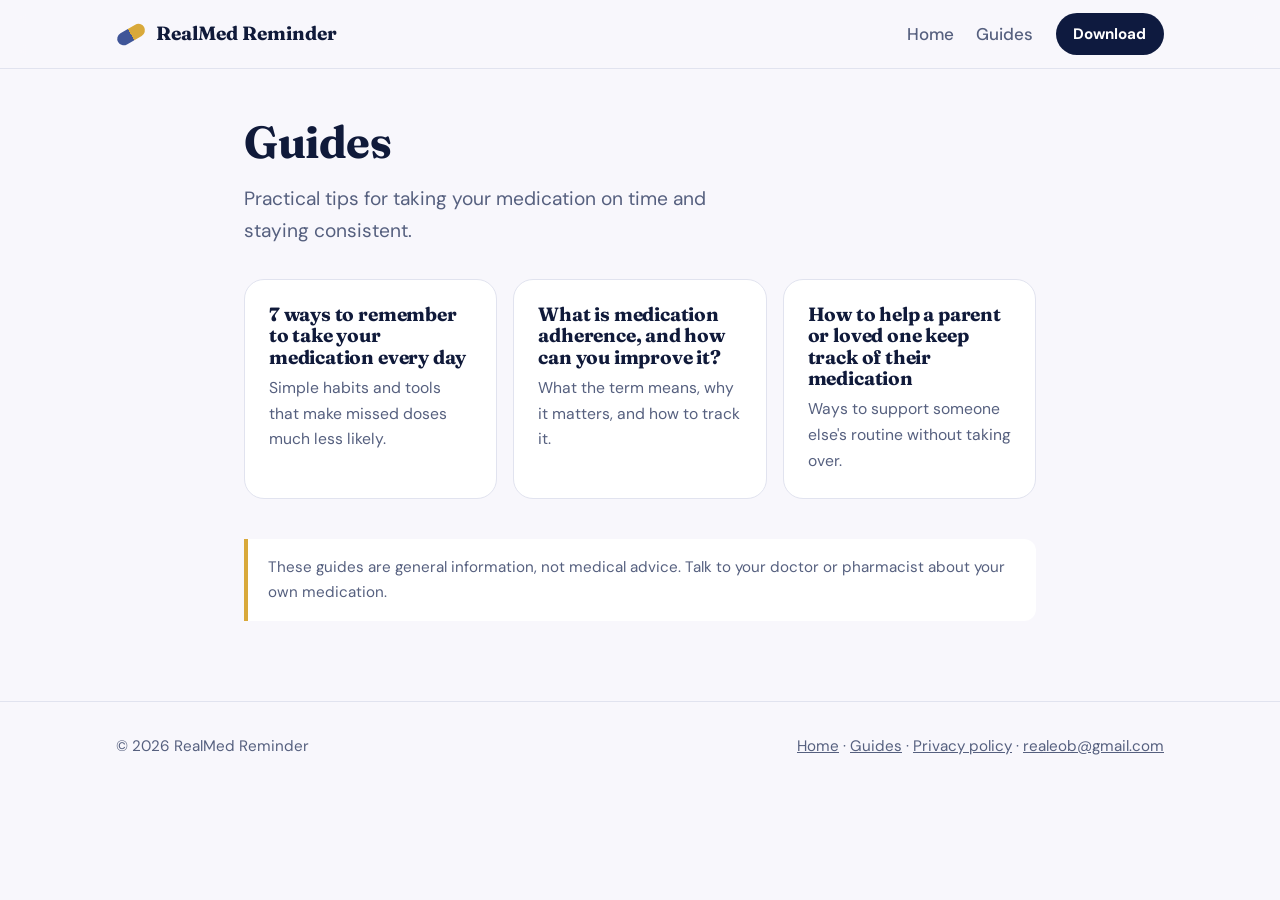
<file: guides/index.html>
<!DOCTYPE html>
<html lang="en">
<head>
  <meta charset="utf-8">
  <meta name="viewport" content="width=device-width, initial-scale=1">
  <title>Medication Reminder Guides – RealMed Reminder</title>
  <meta name="description" content="Practical, plain-language guides on remembering medication, supporting a loved one, and staying consistent.">
  <link rel="canonical" href="https://brempon.github.io/realmed-reminder/guides/">
  <link rel="stylesheet" href="../style.css">
</head>
<body>
  <header class="site">
    <div class="wrap">
      <a class="brand" href="../index.html"><i aria-hidden="true"></i>RealMed Reminder</a>
      <nav><a href="../index.html">Home</a><a href="./">Guides</a><a class="btn sm" href="https://play.google.com/store/apps/details?id=com.real.realpillreminder">Download</a></nav>
    </div>
  </header>
  <main class="doc" style="max-width:52rem">
    <h1>Guides</h1>
    <p class="lead">Practical tips for taking your medication on time and staying consistent.</p>
    <div class="grid" style="margin-top:2rem">
      <a class="card" href="remember-to-take-medication.html" style="text-decoration:none;color:inherit"><h3>7 ways to remember to take your medication every day</h3><p>Simple habits and tools that make missed doses much less likely.</p></a>
      <a class="card" href="medication-adherence.html" style="text-decoration:none;color:inherit"><h3>What is medication adherence, and how can you improve it?</h3><p>What the term means, why it matters, and how to track it.</p></a>
      <a class="card" href="medication-reminders-for-a-loved-one.html" style="text-decoration:none;color:inherit"><h3>How to help a parent or loved one keep track of their medication</h3><p>Ways to support someone else's routine without taking over.</p></a>
    </div>
    <p class="notice">These guides are general information, not medical advice. Talk to your doctor or pharmacist about your own medication.</p>
  </main>
  <footer><div class="wrap"><span>© 2026 RealMed Reminder</span><span><a href="../index.html">Home</a> · <a href="./">Guides</a> · <a href="https://sites.google.com/view/realmedreminder/privacy-policy">Privacy policy</a> · <a href="mailto:realeob@gmail.com">realeob@gmail.com</a></span></div></footer>
</body>
</html>
</file>
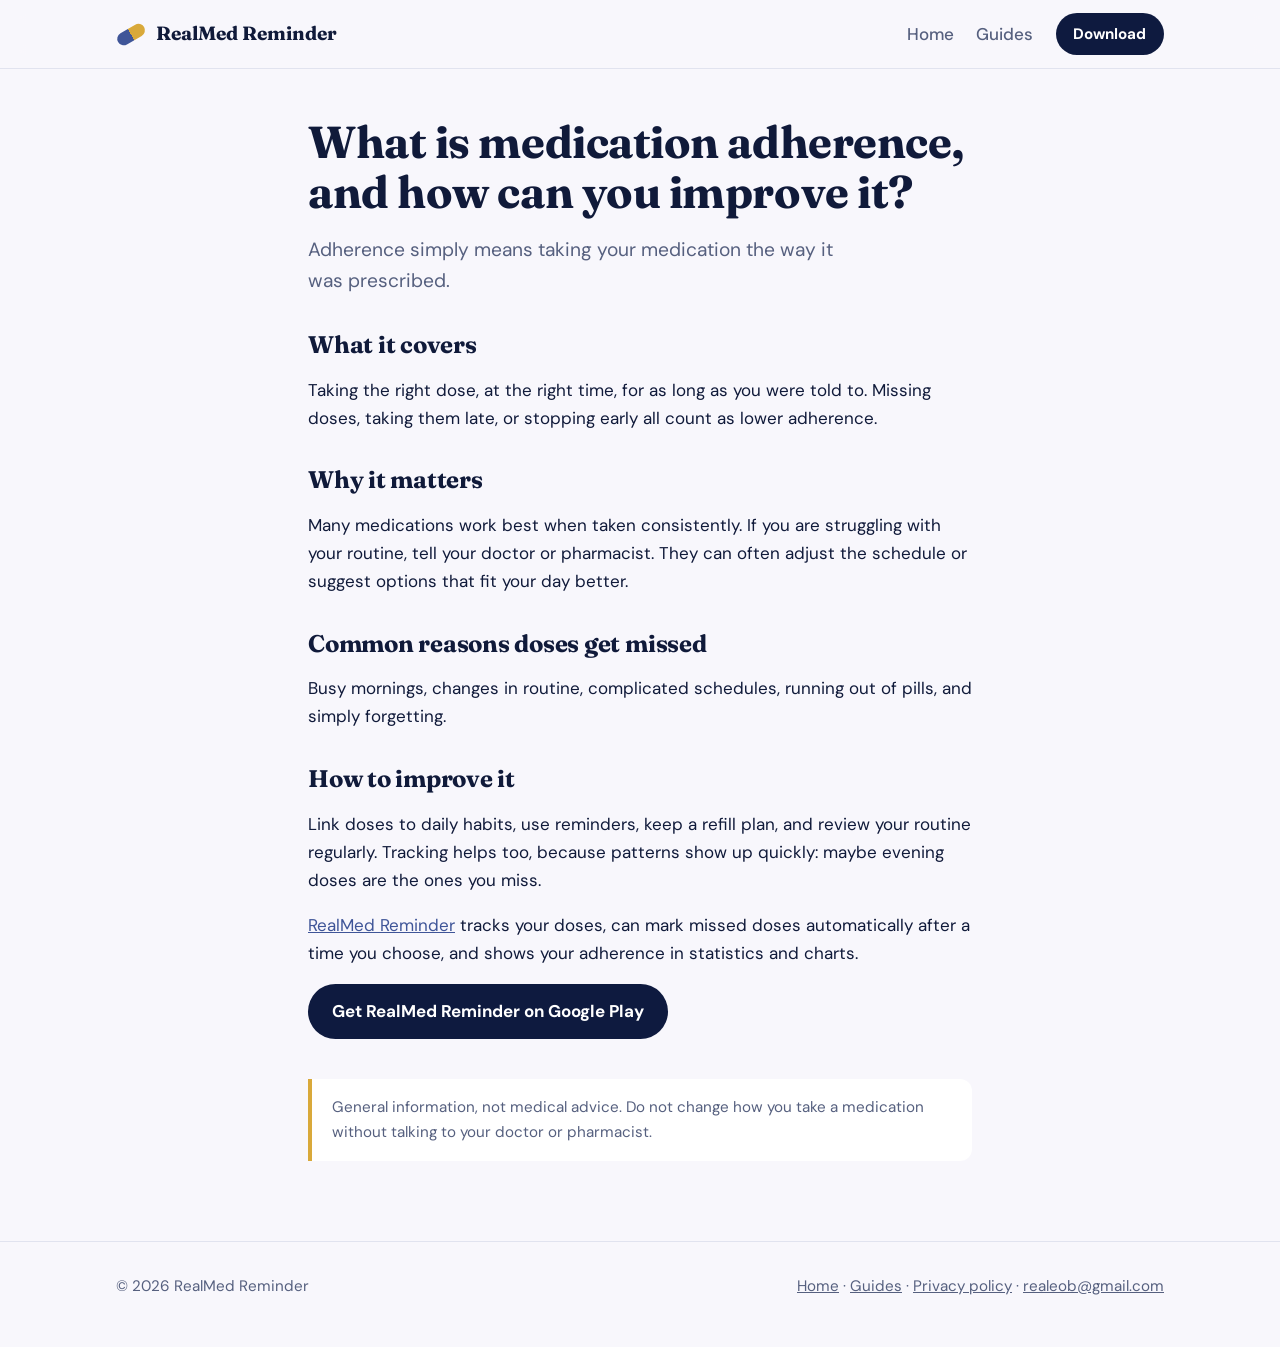
<file: guides/medication-adherence.html>
<!DOCTYPE html>
<html lang="en">
<head>
  <meta charset="utf-8">
  <meta name="viewport" content="width=device-width, initial-scale=1">
  <title>What Is Medication Adherence and How Can You Improve It?</title>
  <meta name="description" content="Medication adherence means taking medication as prescribed. Learn why it matters and how to track and improve it.">
  <link rel="canonical" href="https://brempon.github.io/realmed-reminder/guides/medication-adherence.html">
  <link rel="stylesheet" href="../style.css">
</head>
<body>
  <header class="site">
    <div class="wrap">
      <a class="brand" href="../index.html"><i aria-hidden="true"></i>RealMed Reminder</a>
      <nav><a href="../index.html">Home</a><a href="./">Guides</a><a class="btn sm" href="https://play.google.com/store/apps/details?id=com.real.realpillreminder">Download</a></nav>
    </div>
  </header>
  <main class="doc">
    <h1>What is medication adherence, and how can you improve it?</h1>
    <p class="lead">Adherence simply means taking your medication the way it was prescribed.</p>
    <h2>What it covers</h2>
    <p>Taking the right dose, at the right time, for as long as you were told to. Missing doses, taking them late, or stopping early all count as lower adherence.</p>
    <h2>Why it matters</h2>
    <p>Many medications work best when taken consistently. If you are struggling with your routine, tell your doctor or pharmacist. They can often adjust the schedule or suggest options that fit your day better.</p>
    <h2>Common reasons doses get missed</h2>
    <p>Busy mornings, changes in routine, complicated schedules, running out of pills, and simply forgetting.</p>
    <h2>How to improve it</h2>
    <p>Link doses to daily habits, use reminders, keep a refill plan, and review your routine regularly. Tracking helps too, because patterns show up quickly: maybe evening doses are the ones you miss.</p>
    <p><a href="../index.html">RealMed Reminder</a> tracks your doses, can mark missed doses automatically after a time you choose, and shows your adherence in statistics and charts.</p>
    <p><a class="btn" href="https://play.google.com/store/apps/details?id=com.real.realpillreminder">Get RealMed Reminder on Google Play</a></p>
    <p class="notice">General information, not medical advice. Do not change how you take a medication without talking to your doctor or pharmacist.</p>
  </main>
  <footer><div class="wrap"><span>© 2026 RealMed Reminder</span><span><a href="../index.html">Home</a> · <a href="./">Guides</a> · <a href="https://sites.google.com/view/realmedreminder/privacy-policy">Privacy policy</a> · <a href="mailto:realeob@gmail.com">realeob@gmail.com</a></span></div></footer>
</body>
</html>
</file>
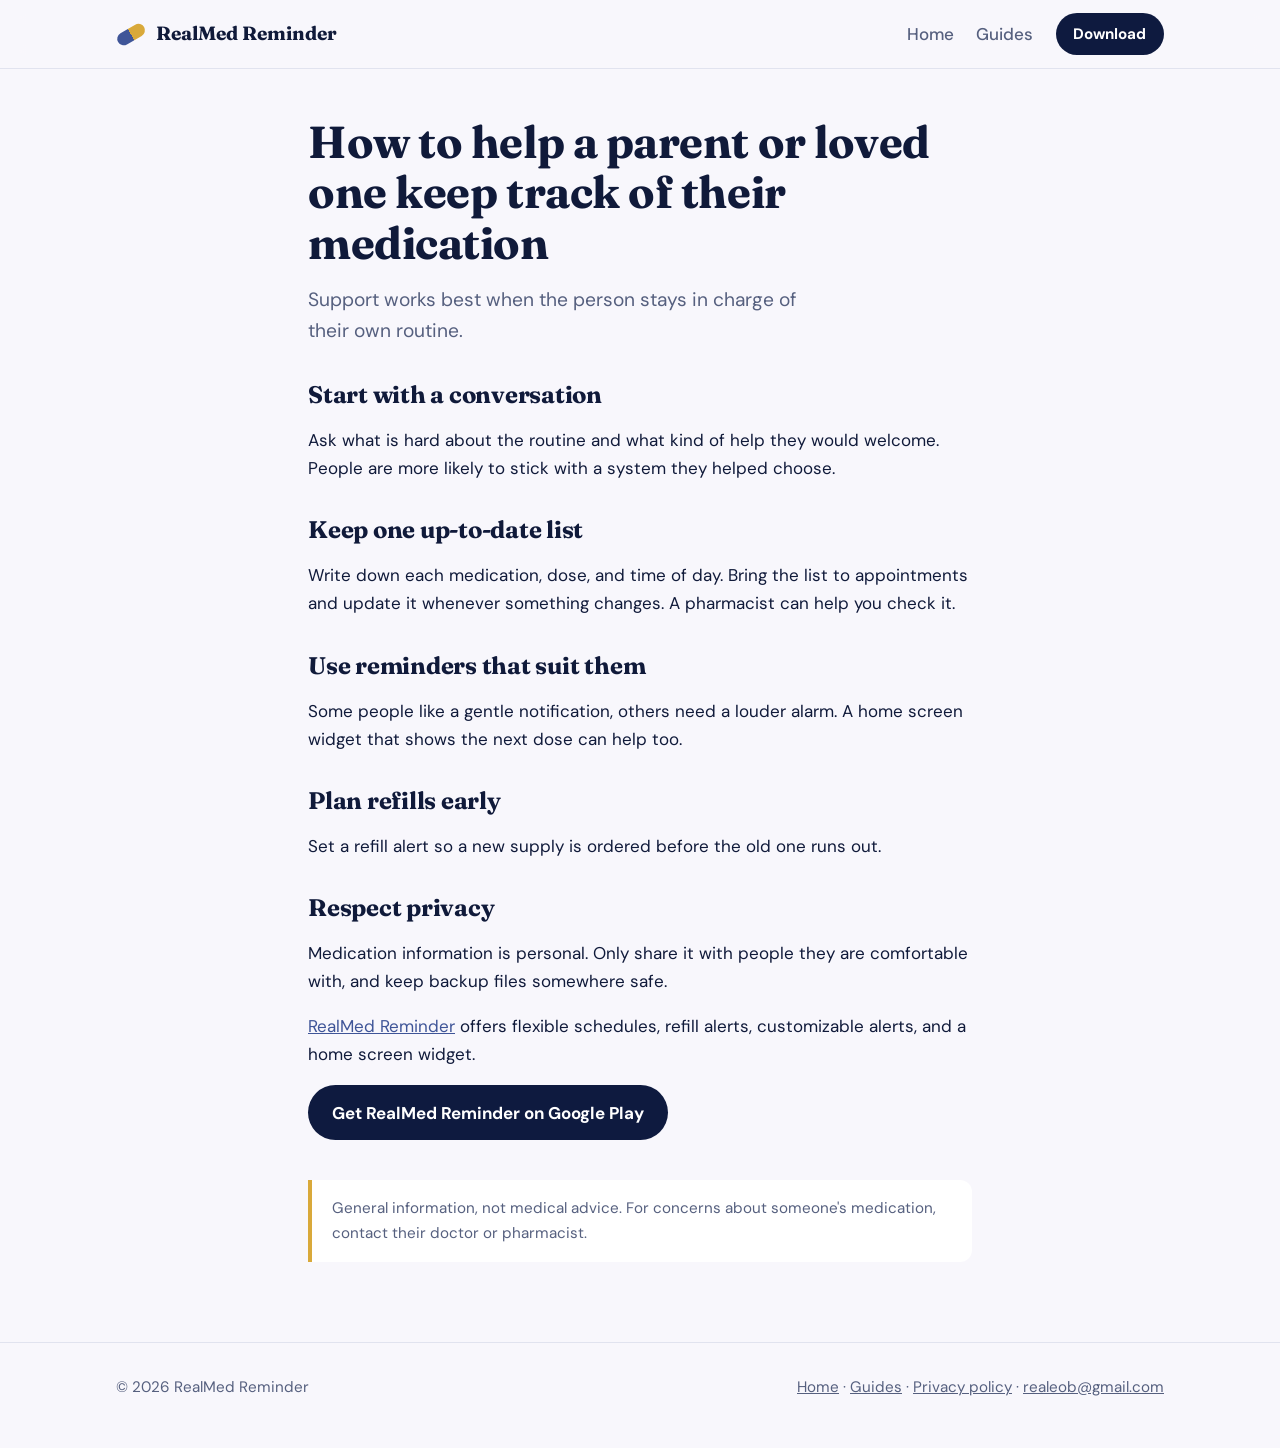
<file: guides/medication-reminders-for-a-loved-one.html>
<!DOCTYPE html>
<html lang="en">
<head>
  <meta charset="utf-8">
  <meta name="viewport" content="width=device-width, initial-scale=1">
  <title>How to Help a Parent or Loved One Keep Track of Their Medication</title>
  <meta name="description" content="Ways to support a parent or loved one with their medication routine: shared lists, reminders, refills, and respect for their independence.">
  <link rel="canonical" href="https://brempon.github.io/realmed-reminder/guides/medication-reminders-for-a-loved-one.html">
  <link rel="stylesheet" href="../style.css">
</head>
<body>
  <header class="site">
    <div class="wrap">
      <a class="brand" href="../index.html"><i aria-hidden="true"></i>RealMed Reminder</a>
      <nav><a href="../index.html">Home</a><a href="./">Guides</a><a class="btn sm" href="https://play.google.com/store/apps/details?id=com.real.realpillreminder">Download</a></nav>
    </div>
  </header>
  <main class="doc">
    <h1>How to help a parent or loved one keep track of their medication</h1>
    <p class="lead">Support works best when the person stays in charge of their own routine.</p>
    <h2>Start with a conversation</h2>
    <p>Ask what is hard about the routine and what kind of help they would welcome. People are more likely to stick with a system they helped choose.</p>
    <h2>Keep one up-to-date list</h2>
    <p>Write down each medication, dose, and time of day. Bring the list to appointments and update it whenever something changes. A pharmacist can help you check it.</p>
    <h2>Use reminders that suit them</h2>
    <p>Some people like a gentle notification, others need a louder alarm. A home screen widget that shows the next dose can help too.</p>
    <h2>Plan refills early</h2>
    <p>Set a refill alert so a new supply is ordered before the old one runs out.</p>
    <h2>Respect privacy</h2>
    <p>Medication information is personal. Only share it with people they are comfortable with, and keep backup files somewhere safe.</p>
    <p><a href="../index.html">RealMed Reminder</a> offers flexible schedules, refill alerts, customizable alerts, and a home screen widget.</p>
    <p><a class="btn" href="https://play.google.com/store/apps/details?id=com.real.realpillreminder">Get RealMed Reminder on Google Play</a></p>
    <p class="notice">General information, not medical advice. For concerns about someone's medication, contact their doctor or pharmacist.</p>
  </main>
  <footer><div class="wrap"><span>© 2026 RealMed Reminder</span><span><a href="../index.html">Home</a> · <a href="./">Guides</a> · <a href="https://sites.google.com/view/realmedreminder/privacy-policy">Privacy policy</a> · <a href="mailto:realeob@gmail.com">realeob@gmail.com</a></span></div></footer>
</body>
</html>
</file>
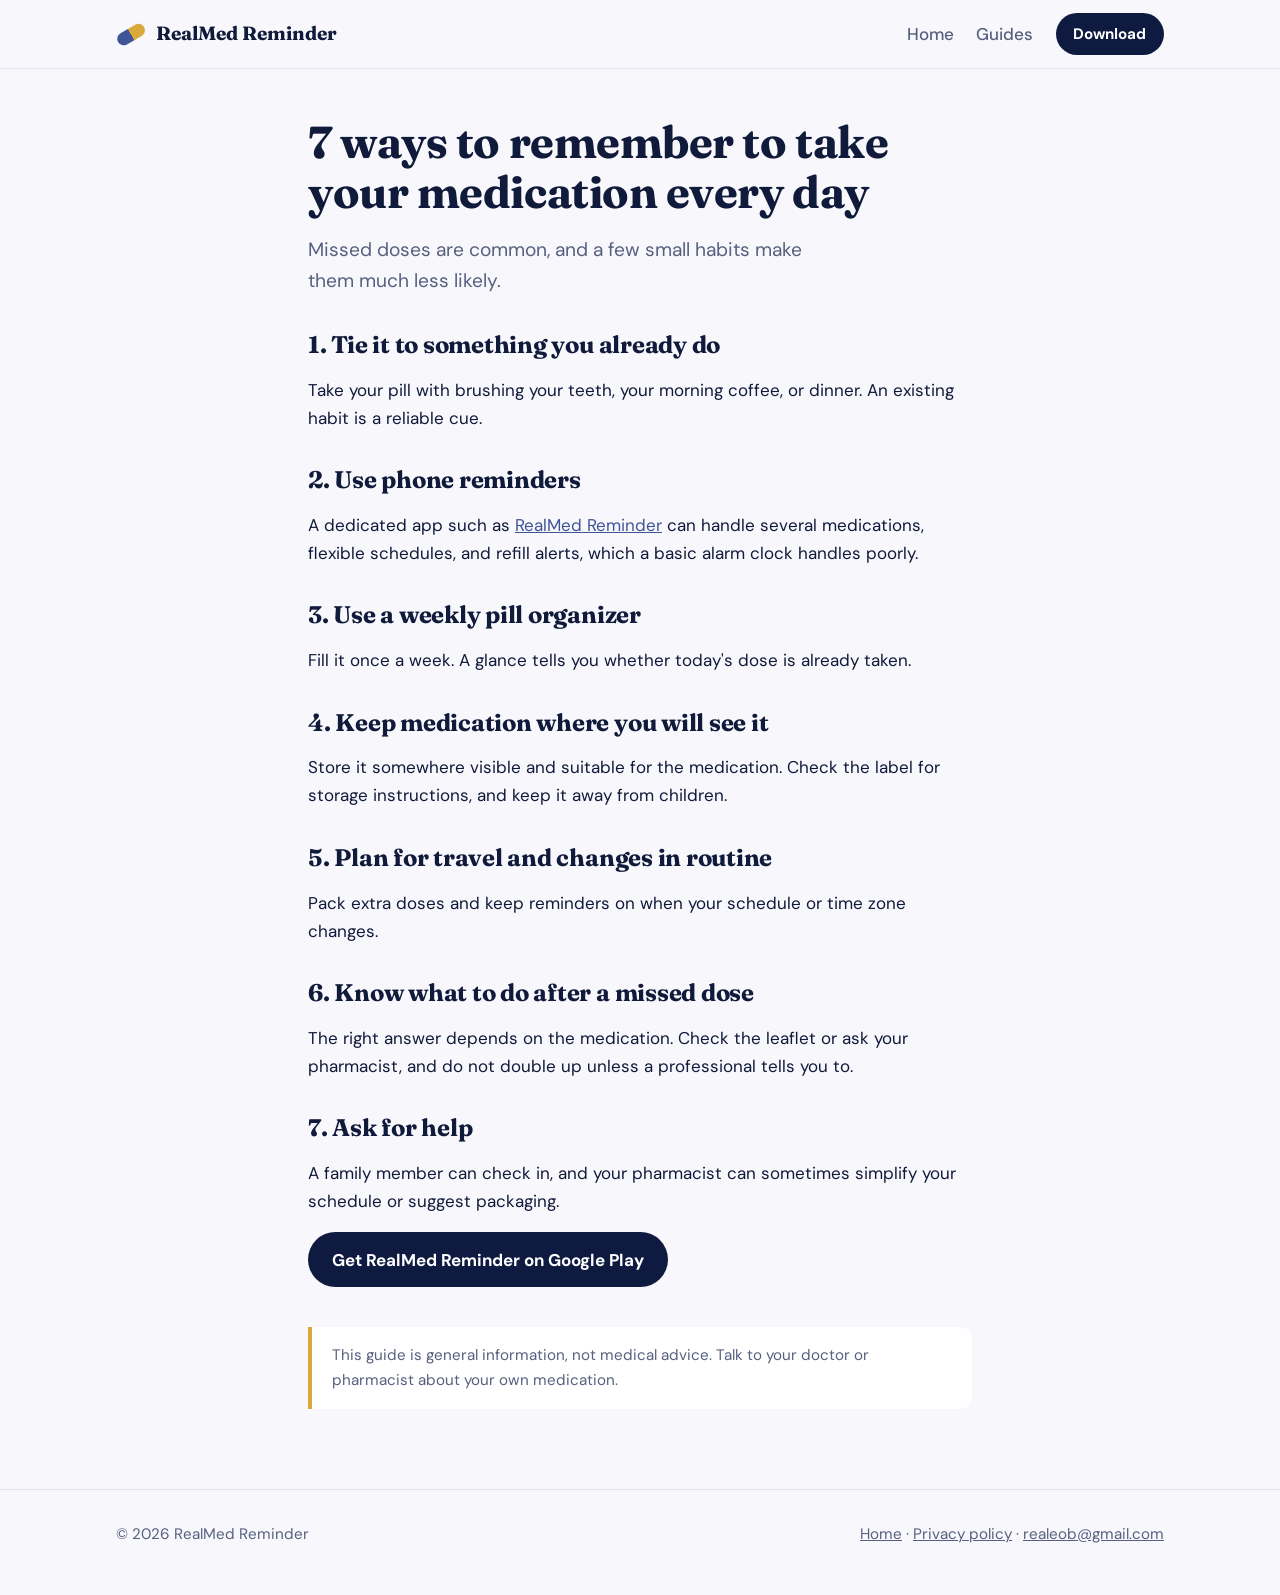
<file: guides/remember-to-take-medication.html>
<!DOCTYPE html>
<html lang="en">
<head>
  <meta charset="utf-8">
  <meta name="viewport" content="width=device-width, initial-scale=1">
  <title>7 Ways to Remember to Take Your Medication Every Day</title>
  <meta name="description" content="Practical tips to stop forgetting medication: link doses to habits, use reminders, keep a pill organizer, and more.">
  <link rel="canonical" href="https://brempon.github.io/realmed-reminder/guides/remember-to-take-medication.html">
  <link rel="stylesheet" href="../style.css">
</head>
<body>
  <header class="site">
    <div class="wrap">
      <a class="brand" href="../index.html"><i aria-hidden="true"></i>RealMed Reminder</a>
      <nav><a href="../index.html">Home</a><a href="./">Guides</a><a class="btn sm" href="https://play.google.com/store/apps/details?id=com.real.realpillreminder">Download</a></nav>
    </div>
  </header>

  <main class="wrap doc">
    <h1>7 ways to remember to take your medication every day</h1>
    <p class="lead">Missed doses are common, and a few small habits make them much less likely.</p>

    <h2>1. Tie it to something you already do</h2>
    <p>Take your pill with brushing your teeth, your morning coffee, or dinner. An existing habit is a reliable cue.</p>

    <h2>2. Use phone reminders</h2>
    <p>A dedicated app such as <a href="../index.html">RealMed Reminder</a> can handle several medications, flexible schedules, and refill alerts, which a basic alarm clock handles poorly.</p>

    <h2>3. Use a weekly pill organizer</h2>
    <p>Fill it once a week. A glance tells you whether today's dose is already taken.</p>

    <h2>4. Keep medication where you will see it</h2>
    <p>Store it somewhere visible and suitable for the medication. Check the label for storage instructions, and keep it away from children.</p>

    <h2>5. Plan for travel and changes in routine</h2>
    <p>Pack extra doses and keep reminders on when your schedule or time zone changes.</p>

    <h2>6. Know what to do after a missed dose</h2>
    <p>The right answer depends on the medication. Check the leaflet or ask your pharmacist, and do not double up unless a professional tells you to.</p>

    <h2>7. Ask for help</h2>
    <p>A family member can check in, and your pharmacist can sometimes simplify your schedule or suggest packaging.</p>

    <p><a class="btn" href="https://play.google.com/store/apps/details?id=com.real.realpillreminder">Get RealMed Reminder on Google Play</a></p>
    <p class="notice">This guide is general information, not medical advice. Talk to your doctor or pharmacist about your own medication.</p>
  </main>

  <footer><div class="wrap"><span>© 2026 RealMed Reminder</span><span><a href="../index.html">Home</a> · <a href="https://sites.google.com/view/realmedreminder/privacy-policy">Privacy policy</a> · <a href="mailto:realeob@gmail.com">realeob@gmail.com</a></span></div></footer>
</body>
</html>
</file>
<file: style.css>
@import url("https://fonts.googleapis.com/css2?family=DM+Sans:wght@400;500;700&family=Fraunces:opsz,wght@9..144,600;9..144,700&display=swap");
:root{--bg:#f8f7fc;--surface:#fff;--ink:#101a3a;--muted:#56607f;--line:#e1e3ef;--primary:#3f5598;--tint:#eceffa;--navy:#0e1a3f;--gold:#d9a93a;--cta:#0e1a3f;--cta-ink:#fff;--glow:#dfe5fb}
@media(prefers-color-scheme:dark){:root{--bg:#0b1126;--surface:#131b38;--ink:#eef0fa;--muted:#a2abc9;--line:#26305a;--primary:#9db0f2;--tint:#19224a;--navy:#070c1f;--cta:#f0c35a;--cta-ink:#0b1126;--glow:#17214d}}
*{box-sizing:border-box}
html{scroll-behavior:smooth;scroll-padding-top:5rem}
body{margin:0;font:1.0625rem/1.65 "DM Sans",system-ui,-apple-system,"Segoe UI",Roboto,sans-serif;color:var(--ink);background:var(--bg);-webkit-font-smoothing:antialiased}
h1,h2,h3{font-family:Fraunces,Georgia,serif;line-height:1.12;letter-spacing:-.01em;margin:0}
a{color:var(--primary)}
a:focus-visible,.btn:focus-visible,summary:focus-visible{outline:3px solid var(--gold);outline-offset:3px;border-radius:.4rem}
.wrap{max-width:68rem;margin:0 auto;padding:0 1.25rem}
header.site{position:sticky;top:0;z-index:10;background:color-mix(in srgb,var(--bg) 85%,transparent);backdrop-filter:blur(12px);border-bottom:1px solid var(--line);padding:.8rem 0}
header.site .wrap{display:flex;justify-content:space-between;align-items:center;gap:1rem}
.brand{display:flex;align-items:center;gap:.6rem;font-family:Fraunces,Georgia,serif;font-weight:700;font-size:1.2rem;color:var(--ink);text-decoration:none}
.brand i{width:1.9rem;height:.8rem;border-radius:1rem;background:linear-gradient(90deg,var(--primary) 50%,var(--gold) 50%);transform:rotate(-30deg);display:inline-block}
nav{display:flex;align-items:center;gap:1.4rem}
nav a{color:var(--muted);text-decoration:none;font-weight:500}
nav a:hover{color:var(--ink)}
nav a.btn{color:var(--cta-ink)}
.btn{display:inline-flex;align-items:center;gap:.6rem;padding:.85rem 1.5rem;border-radius:999px;background:var(--cta);color:var(--cta-ink);font-weight:700;text-decoration:none;transition:transform .15s,box-shadow .15s}
.btn:hover{transform:translateY(-2px);box-shadow:0 8px 22px rgba(14,26,63,.25)}
.btn.sm{padding:.55rem 1.1rem;font-size:.95rem}
.btn svg{width:1.1rem;height:1.1rem;fill:currentColor}
.hero{padding:4.5rem 0 4rem;background:radial-gradient(60rem 28rem at 78% 0%,var(--glow),transparent 70%)}
.hero .wrap{display:grid;grid-template-columns:1.1fr .9fr;gap:3rem;align-items:center}
.eyebrow{display:inline-block;font-weight:700;font-size:.85rem;letter-spacing:.08em;text-transform:uppercase;color:var(--primary);margin-bottom:1rem}
h1{font-size:clamp(2.4rem,5.5vw,3.9rem)}
h1 em{font-style:normal;color:var(--primary)}
.lead{font-size:1.2rem;color:var(--muted);max-width:33rem;margin:1.25rem 0 2rem}
.chips{display:flex;flex-wrap:wrap;gap:.6rem;margin-top:1.75rem;padding:0;list-style:none}
.chips li{padding:.35rem .85rem;border:1px solid var(--line);border-radius:999px;background:var(--surface);font-size:.9rem;color:var(--muted)}
.phone-wrap{position:relative;justify-self:center}
.phone{width:17.5rem;border:.65rem solid var(--navy);border-radius:2.6rem;background:var(--bg);padding:1.1rem .9rem 1.3rem;box-shadow:0 30px 60px -20px rgba(14,26,63,.45),0 0 0 1px var(--line);transform:rotate(3deg)}
.phone .notch{width:4rem;height:.9rem;background:var(--navy);border-radius:1rem;margin:-.5rem auto .9rem}
.phone h4{margin:0 0 .7rem;font-size:.95rem}
.pcard{background:var(--surface);border:1px solid var(--line);border-radius:1rem;padding:.8rem;margin-bottom:.7rem;font-size:.82rem}
.pcard b{display:block;font-size:.95rem}
.pcard span{color:var(--muted)}
.pbtns{display:flex;gap:.5rem;margin-top:.6rem}
.pbtns u{flex:1;text-align:center;text-decoration:none;padding:.4rem;border-radius:999px;font-weight:700;background:var(--primary);color:var(--bg)}
.pbtns u+u{background:var(--tint);color:var(--primary)}
.ping{position:absolute;left:-2.5rem;bottom:2.5rem;background:var(--surface);border:1px solid var(--line);border-radius:1rem;padding:.7rem 1rem;font-size:.85rem;font-weight:700;box-shadow:0 14px 30px -10px rgba(14,26,63,.35);display:flex;gap:.6rem;align-items:center;animation:float 5s ease-in-out infinite}
.ping::before{content:"";width:.7rem;height:.7rem;border-radius:50%;background:var(--gold)}
@keyframes float{50%{transform:translateY(-8px)}}
section.block{padding:4.5rem 0}
.head{max-width:36rem;margin-bottom:2.5rem}
.head h2{font-size:clamp(1.8rem,4vw,2.6rem)}
.head p{color:var(--muted);margin:.8rem 0 0}
.grid{display:grid;grid-template-columns:repeat(auto-fit,minmax(15rem,1fr));gap:1rem}
.card{background:var(--surface);border:1px solid var(--line);border-radius:1.25rem;padding:1.5rem;transition:transform .2s,box-shadow .2s}
.card:hover{transform:translateY(-4px);box-shadow:0 18px 36px -18px rgba(14,26,63,.35)}
.ico{width:2.8rem;height:2.8rem;border-radius:.9rem;background:var(--tint);display:grid;place-items:center;margin-bottom:1rem}
.ico svg{width:1.4rem;height:1.4rem;stroke:var(--primary);fill:none;stroke-width:2;stroke-linecap:round;stroke-linejoin:round}
.card h3{font-size:1.2rem;margin-bottom:.4rem}
.card p{margin:0;color:var(--muted);font-size:.98rem}
.steps{counter-reset:s;display:grid;grid-template-columns:repeat(auto-fit,minmax(14rem,1fr));gap:2rem;padding:0;list-style:none}
.steps li{counter-increment:s}
.steps li::before{content:counter(s);display:grid;place-items:center;width:2.6rem;height:2.6rem;border-radius:50%;background:var(--navy);color:#fff;font-family:Fraunces,serif;font-weight:700;margin-bottom:1rem;border:2px solid var(--gold)}
.steps h3{font-size:1.25rem;margin-bottom:.4rem}
.steps p{margin:0;color:var(--muted)}
.shots{display:flex;gap:1.25rem;overflow-x:auto;padding:.5rem .25rem 1.25rem;scroll-snap-type:x mandatory}
.shots img{height:30rem;width:auto;flex:none;border-radius:1.5rem;border:1px solid var(--line);box-shadow:0 18px 36px -18px rgba(14,26,63,.4);scroll-snap-align:start}
.secure{background:var(--navy);color:#eef0fa;border-radius:2rem;padding:3rem;display:grid;grid-template-columns:1fr 1fr;gap:2.5rem;align-items:center}
.secure h2{font-size:clamp(1.8rem,4vw,2.5rem);color:#fff}
.secure p{color:#b9c2e6}
.secure ul{list-style:none;padding:0;margin:0;display:grid;gap:1rem}
.secure li{display:flex;gap:.8rem;align-items:flex-start}
.secure li::before{content:"";flex:none;width:.65rem;height:.65rem;border-radius:50%;background:var(--gold);margin-top:.6rem}
.secure a{color:#f0c35a}
details{background:var(--surface);border:1px solid var(--line);border-radius:1rem;padding:1.1rem 1.4rem;margin-bottom:.75rem}
summary{cursor:pointer;font-weight:700;list-style:none;display:flex;justify-content:space-between;gap:1rem}
summary::after{content:"+";color:var(--primary);font-size:1.4rem;line-height:1}
details[open] summary::after{content:"–"}
details p{margin:.8rem 0 0;color:var(--muted)}
.cta{text-align:center;padding:4rem 1.5rem;border-radius:2rem;background:linear-gradient(135deg,var(--primary),var(--navy));color:#fff}
.cta h2{font-size:clamp(1.8rem,4vw,2.6rem);color:#fff}
.cta p{color:#d3daf5;margin:.8rem auto 1.8rem;max-width:30rem}
.cta .btn{background:#f0c35a;color:#0b1126}
.notice{margin:2.5rem 0 0;padding:1rem 1.25rem;border-left:4px solid var(--gold);background:var(--surface);color:var(--muted);font-size:.95rem;border-radius:0 .75rem .75rem 0}
footer{margin-top:4rem;padding:2rem 0 3rem;border-top:1px solid var(--line);color:var(--muted);font-size:.95rem}
footer .wrap{display:flex;flex-wrap:wrap;gap:.6rem 1.5rem;justify-content:space-between}
footer a{color:var(--muted)}
main.doc{max-width:44rem;margin:0 auto;padding:3rem 1.25rem 1rem}
main.doc h1{font-size:clamp(2rem,5vw,2.8rem);margin-bottom:1rem}
main.doc h2{font-size:1.5rem;margin:2.2rem 0 .6rem}
main.doc .lead{margin-top:0}
@media(max-width:52rem){.hero .wrap,.secure{grid-template-columns:1fr}.hero{padding-top:2.5rem}.secure{padding:2rem 1.5rem}nav a:not(.btn){display:none}.ping{left:-.5rem}.shots img{height:24rem}}
@media(prefers-reduced-motion:reduce){*{animation:none!important;transition:none!important;scroll-behavior:auto}}
</file>
